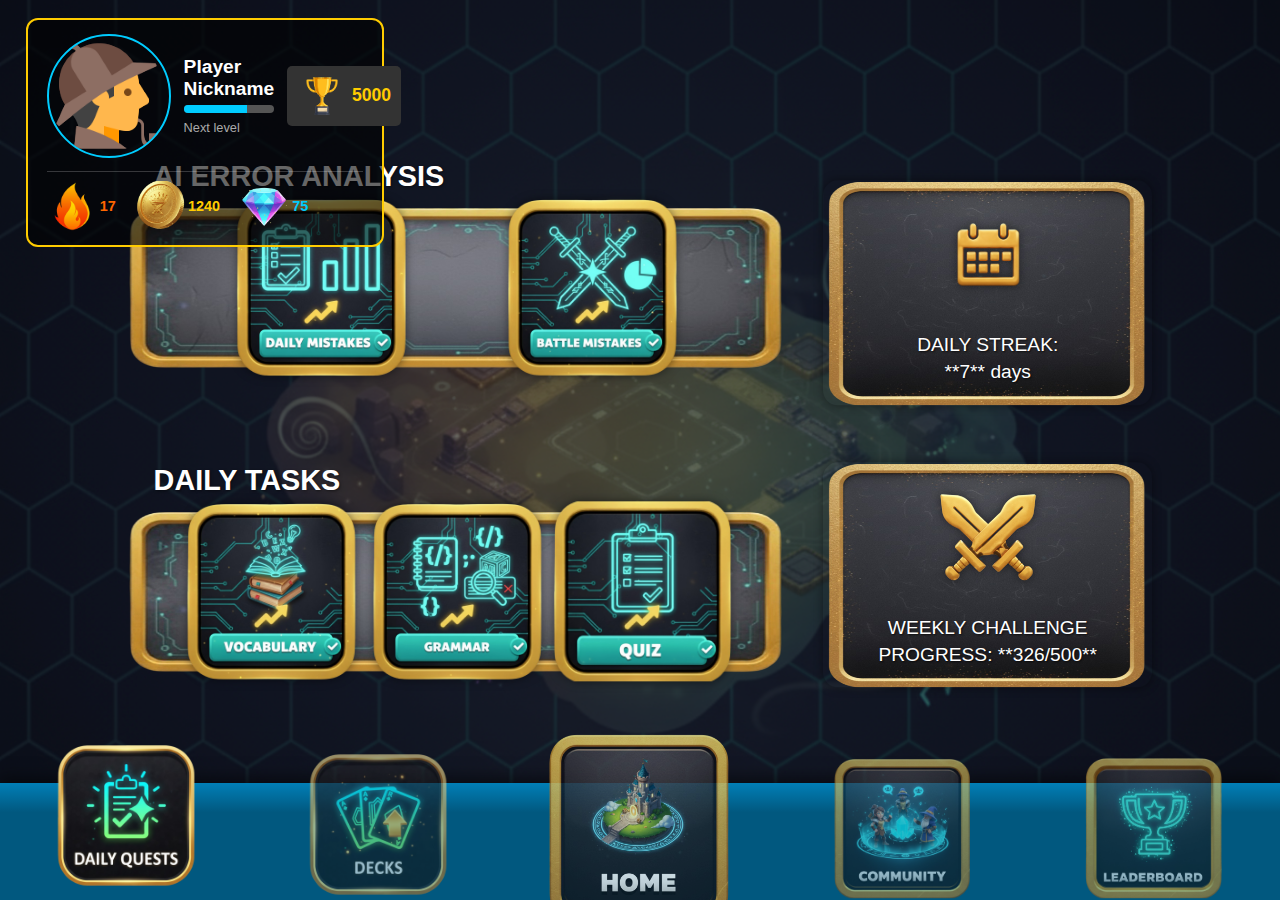
<file: dailyquestpage.html>
<!DOCTYPE html>
<html lang="ru">
<head>
    <meta charset="UTF-8">
    <meta name="viewport" content="width=device-width, initial-scale=1.0">
    <title>Daily Quests - Моя Игра</title>
    <link rel="stylesheet" href="dailyquestpage.css">
</head>
<body>

    <div class="main-container">
        
        <div class="quest-background"></div>
        
        <div class="profile-panel">
            <div class="profile-info">
                <img src="avatar.png" alt="Аватар игрока" class="profile-avatar">
                <div class="profile-details">
                    <span class="nickname">Player Nickname</span>
                    <div class="level-progress-bar">
                        <div class="progress-fill" style="width: 70%;"></div>
                    </div>
                    <span class="level-text">Next level</span>
                </div>
                <div class="trophies-display">
                    <img src="trophy.png" alt="Кубки">
                    <span>5000</span>
                </div>
            </div>
            <div class="currency-bar">
                <div class="currency-item">
                    <img src="fire.png" alt="Стрик">
                    <span>17</span> 
                </div>
                <div class="currency-item">
                    <img src="coin.png" alt="Монеты">
                    <span class="currency-value">1240</span> 
                </div>
                <div class="currency-item">
                    <img src="diamond.png" alt="Алмазы">
                    <span class="currency-value">75</span> 
                </div>
            </div>
        </div>

        <div class="main-content-area">
            
            <div class="section-container section-analysis">
                <h2 class="section-title">AI ERROR ANALYSIS</h2>
                <div class="task-long-cube">
                    <a href="#" class="task-item" data-task-type="Daily Mistakes">
                        <img src="dailymistakes.png" alt="Daily Mistakes" class="task-icon">
                    </a>
                    <a href="#" class="task-item" data-task-type="Battle Mistakes">
                        <img src="battlemistakes.png" alt="Battle Mistakes" class="task-icon">
                    </a>
                </div>
            </div>
            
            <div class="section-container section-tasks">
                <h2 class="section-title">DAILY TASKS</h2>
                <div class="task-long-cube">
                    <a href="#" class="task-item" data-task-type="Vocabulary">
                        <img src="vocabulary.png" alt="Vocabulary" class="task-icon">
                    </a>
                    <a href="#" class="task-item" data-task-type="Grammar">
                        <img src="grammar.png" alt="Grammar" class="task-icon">
                    </a>
                    <a href="#" class="task-item" data-task-type="Quiz">
                        <img src="quiz.png" alt="Quiz" class="task-icon">
                    </a>
                </div>
            </div>
            
            <div class="stats-sidebar">
                <div class="stats-small-cube streak-box">
                    <img src="calendar.png" alt="Daily Streak" class="stats-icon">
                    <span class="stats-text">DAILY STREAK:<br> **7** days</span>
                </div>
                
                <div class="stats-small-cube challenge-box">
                    <img src="sword.png" alt="Weekly Challenge" class="stats-icon challenge-icon">
                    <span class="stats-text">WEEKLY CHALLENGE<br>PROGRESS: **326/500**</span>
                </div>
            </div>

        </div>
        <div id="coinAnimation" class="coin-animation hidden">
            <img src="coin.png" alt="Монета" class="coin-icon">
            <span>+5</span>
        </div>

    </div>

    <footer class="navigation-bar">
        
        <div class="nav-background"></div>
        
        <div class="buttons-container">
            <div class="nav-button active-quest-button">
                <img src="dailyquestbutton.png" alt="Ежедневные задания">
                <span class="nav-button-text">DAILY QUESTS</span>
            </div>
            
            <a href="deckspage.html" class="nav-button">
                <img src="decksbutton.png" alt="Колоды">
                <span class="nav-button-text">DECKS</span>
            </a>
            
            <a href="mainpage.html" class="nav-button home-button">
                <img src="homebutton.png" alt="Главная">
                <span class="nav-button-text">HOME</span>
            </a>
            
            <a href="communitypage.html" class="nav-button">
                <img src="communitybutton.png" alt="Сообщество">
                <span class="nav-button-text">COMMUNITY</span>
            </a>
            
            <a href="leaderboardpage.html" class="nav-button">
                <img src="leaderboardbutton.png" alt="Таблица лидеров">
                <span class="nav-button-text">LEADERBOARD</span>
            </a>
        </div>
    </footer>
    
    <div id="aiTaskModal" class="modal-overlay">
        <div class="modal-content-new"> 
            
            <div class="ai-task-header">
                <h2 id="aiTaskModalTitle">🧠 AI Error Analysis</h2>
                <button class="close-modal-btn" id="closeAiTaskModal">&times;</button>
            </div>
            
            <div class="ai-task-body">
                <p class="ai-level-info">Текущий уровень: A1</p>
                <div id="aiTaskLoader" class="loader-spinner">Загрузка заданий от AI...</div>

                <div id="task-box" class="task-box hidden"> 
                    
                    <div id="ai-task-question-area" class="ai-task-question-area">
                        </div>
                    
                    <div id="ai-task-options-area" class="ai-task-options-area">
                        </div>
                </div>
            </div>
            
            <div class="task-navigation-footer">
                <button id="skipVocabBtn" class="primary-btn skip-vocab-btn hidden">Знаю это слово →</button> 
                <button id="prevTaskBtn" class="nav-btn hidden">← Назад</button>
                <button id="submitAnswerBtn" class="primary-btn hidden">Проверить</button>
                <button id="nextTaskBtn" class="nav-btn hidden">Далее →</button>
                
                <button id="forceEndTestBtn" class="nav-btn finish-btn">Закончить</button>
            </div>
        </div>
    </div>

    <script src="dailyquestpage.js"></script> 
</body>
</html>
</file>
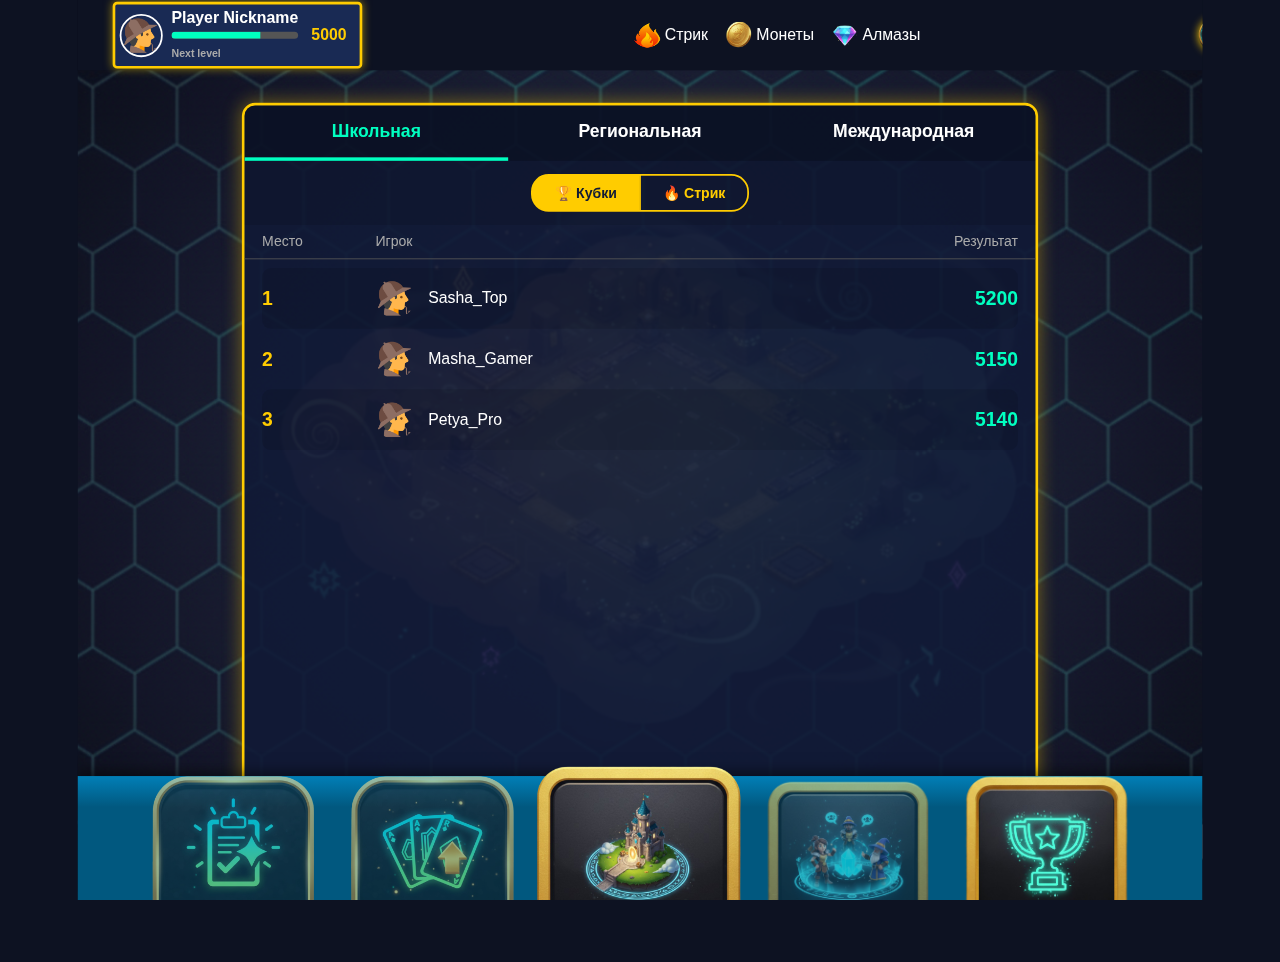
<file: leaderboardpage.html>
<!DOCTYPE html>
<html lang="ru">
<head>
    <meta charset="UTF-8">
    <meta name="viewport" content="width=device-width, initial-scale=1.0">
    <title>Leaderboard Page</title>
    <link rel="stylesheet" href="leaderboardpage.css">
</head>
<body>

    <div class="page-wrapper">
        <div class="main-container">
            
            <header class="top-header">
                <div class="profile-panel">
                    <div class="profile-info">
                        <img src="avatar.png" alt="Аватар" class="profile-avatar">
                        <div class="profile-details">
                            <span class="nickname">Player Nickname</span>
                            <div class="level-progress-bar"><div class="progress-fill" style="width: 70%;"></div></div>
                            <span class="level-text">Next level</span>
                        </div>
                        <div class="trophies-display">
                            <span class="trophy-value">5000</span>
                        </div>
                    </div>
                </div>
                <div class="currency-bar">
                    <div class="currency-item"><img src="fire.png" alt="Стрик"><span>Стрик</span></div>
                    <div class="currency-item"><img src="coin.png" alt="Монеты"><span>Монеты</span></div>
                    <div class="currency-item"><img src="diamond.png" alt="Алмазы"><span>Алмазы</span></div>
                </div>
                <button class="settings-button"><img src="settings.png" alt="Настройки"></button>
            </header>

            <main class="content-area">
                
                <div class="leaderboard-container">
                    
                    <div class="leaderboard-tabs">
                        <button class="tab-button active" data-tab="school">Школьная</button>
                        <button class="tab-button" data-tab="regional">Региональная</button>
                        <button class="tab-button" data-tab="international">Международная</button>
                    </div>

                    <div class="leaderboard-toggle">
                        <button class="toggle-button active" data-type="trophies">🏆 Кубки</button>
                        <button class="toggle-button" data-type="streak">🔥 Стрик</button>
                    </div>

                    <div class="leaderboard-list-header">
                        <span>Место</span>
                        <span>Игрок</span>
                        <span>Результат</span>
                    </div>
                    <div class="leaderboard-list-body" id="leaderboard-list-container">
                        </div>

                    <div class="leaderboard-current-player" id="current-player-display">
                        </div>

                </div>

            </main>
            
            <nav class="navigation-bar">
                <div class="nav-background"></div>
                <div class="buttons-container">
                    
                    <a href="dailyquestpage.html" class="nav-button">
                        <img src="dailyquestbutton.png" alt="Quests">
                        <span class="nav-button-text">DAILY QUESTS</span>
                    </a>
                    
                    <a href="deckspage.html" class="nav-button">
                        <img src="decksbutton.png" alt="Decks">
                        <span class="nav-button-text">DECKS</span>
                    </a>
                    
                    <a href="mainpage.html" class="nav-button home-button">
                        <img src="homebutton.png" alt="Home">
                        <span class="nav-button-text">HOME</span>
                    </a>
                    
                    <a href="communitypage.html" class="nav-button">
                        <img src="communitybutton.png" alt="Community">
                        <span class="nav-button-text">COMMUNITY</span>
                    </a>
                    
                    <a href="#" class="nav-button active">
                        <img src="leaderboardbutton.png" alt="Leaderboard">
                        <span class="nav-button-text">LEADERBOARD</span>
                    </a>
                </div>
            </nav>

        </div>
    </div>
    
    <script src="leaderboardpage.js"></script>
</body>
</html>
</file>
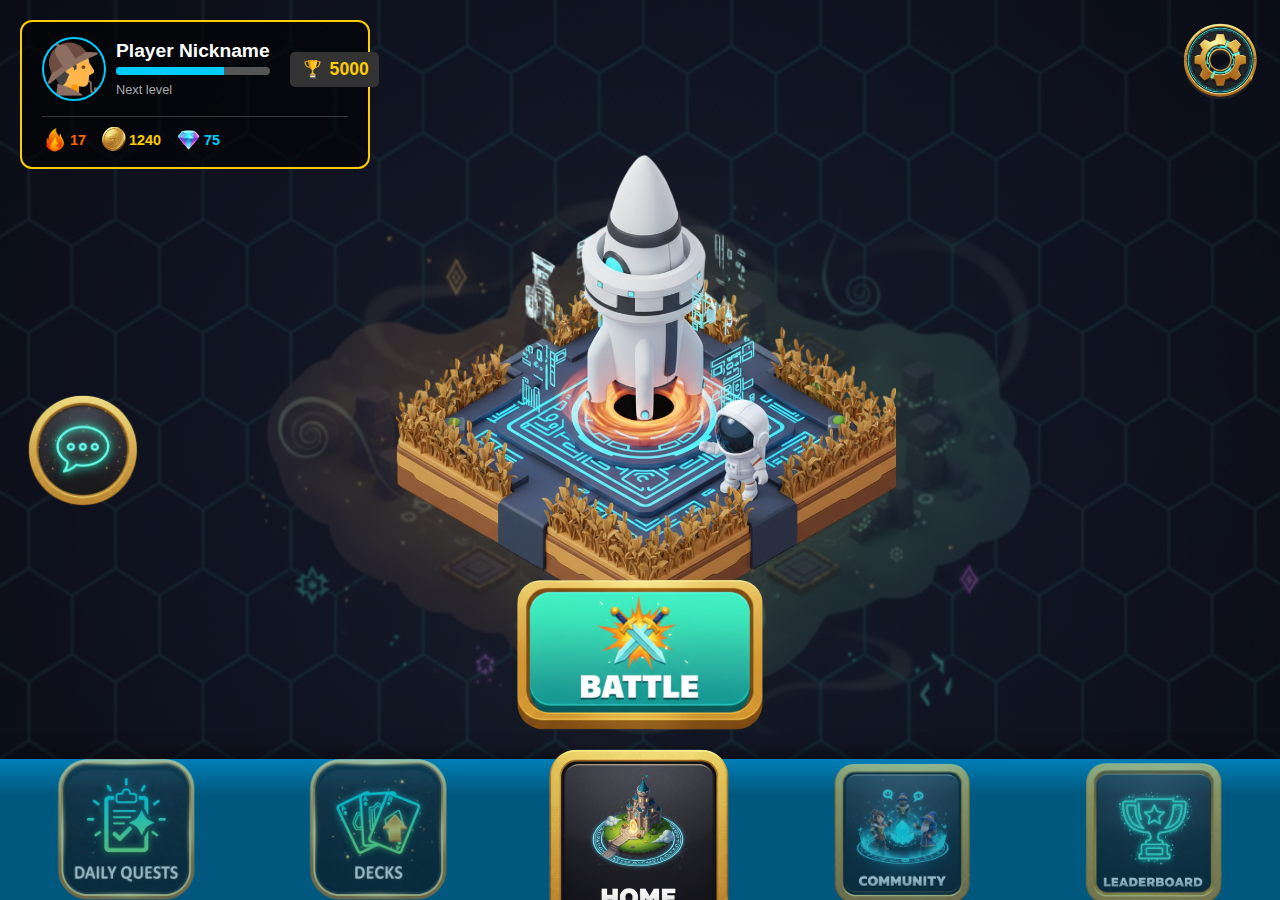
<file: mainpage.html>
<!DOCTYPE html>
<html lang="ru">
<head>
    <meta charset="UTF-8">
    <meta name="viewport" content="width=device-width, initial-scale=1.0">
    <title>Main Page - Моя Игра</title>
    <link rel="stylesheet" href="mainpage.css">
</head>
<body>

    <div class="main-container">
        
        <div class="arena-background"></div>
        
        <div class="profile-panel">
            <div class="profile-info">
                <img src="avatar.png" alt="Аватар игрока" class="profile-avatar">
                <div class="profile-details">
                    <span class="nickname">Player Nickname</span>
                    <div class="level-progress-bar">
                        <div class="progress-fill" style="width: 70%;"></div>
                    </div>
                    <span class="level-text">Next level</span>
                </div>
                <div class="trophies-display">
                    <img src="trophy.png" alt="Кубки">
                    <span>5000</span>
                </div>
            </div>
            <div class="currency-bar">
                <div class="currency-item">
                    <img src="fire.png" alt="Стрик">
                    <span>17</span> 
                </div>
                <div class="currency-item">
                    <img src="coin.png" alt="Монеты">
                    <span class="currency-value">1240</span> 
                </div>
                <div class="currency-item">
                    <img src="diamond.png" alt="Алмазы">
                    <span class="currency-value">75</span> 
                </div>
            </div>
        </div>

        <button class="settings-button open-settings-modal">
            </button>
        
        <a href="communitypage.html" class="chat-button">
            </a>
        
        <a href="#" class="battle-button-link">
            <button class="battle-button">
                </button>
        </a>

        <div class="arena-elements">
            <a href="#" class="arena-spot arena-spot-6" data-arena-id="6">
                <img src="Arena6.png" alt="Арена 6">
            </a>
            
            <a href="#" class="arena-spot arena-spot-1" data-arena-id="1">
                <img src="Arena1.png" alt="Арена 1">
            </a>
            <a href="#" class="arena-spot arena-spot-2" data-arena-id="2">
                <img src="Arena2.png" alt="Арена 2">
            </a>
            <a href="#" class="arena-spot arena-spot-3" data-arena-id="3">
                <img src="Arena3.png" alt="Арена 3">
            </a>
            <a href="#" class="arena-spot arena-spot-4" data-arena-id="4">
                <img src="Arena4.png" alt="Арена 4">
            </a>
            <a href="#" class="arena-spot arena-spot-5" data-arena-id="5">
                <img src="Arena5.png" alt="Арена 5">
            </a>
        </div>
        
    </div>

    <footer class="navigation-bar">
        
        <div class="nav-background"></div>
        
        <div class="buttons-container">
            <a href="dailyquestpage.html" class="nav-button">
                <img src="dailyquestbutton.png" alt="Ежедневные задания">
                <span class="nav-button-text">DAILY QUESTS</span>
            </a>
            <a href="battle.html" class="battle-button-link">
            <button class="battle-button">
                </button>
        </a>
            <a href="deckspage.html" class="nav-button">
                <img src="decksbutton.png" alt="Колоды">
                <span class="nav-button-text">DECKS</span>
            </a>
            <div class="nav-button home-button active-home-button">
                <img src="homebutton.png" alt="Главная">
                <span class="nav-button-text">HOME</span>
            </div>
            <a href="communitypage.html" class="nav-button">
                <img src="communitybutton.png" alt="Сообщество">
                <span class="nav-button-text">COMMUNITY</span>
            </a>
            <a href="leaderboardpage.html" class="nav-button">
                <img src="leaderboardbutton.png" alt="Таблица лидеров">
                <span class="nav-button-text">LEADERBOARD</span>
            </a>
        </div>
    </footer>

    <div id="arenaModal" class="modal-overlay">
        </div>
    
    <div id="settingsModal" class="modal-overlay">
         <div class="modal-content settings-content">
            <button class="close-modal-btn">&times;</button>
            <h2>Настройки Игры</h2>
            <div class="setting-option">Звук: Вкл/Выкл</div>
            <div class="setting-option">Язык: Русский</div>
            <div class="setting-option">Выход из аккаунта</div>
        </div>
    </div>

    <script src="mainpage.js"></script>
</body>
</html>
</file>
<file: dailyquestpage.css>
/* dailyquestpage.css - ФИНАЛЬНАЯ ВЕРСИЯ */

/* ---------------------------------- */
/* 0. ОБЩИЕ СТИЛЫ СТРАНИЦЫ И КОНТЕЙНЕРОВ */
/* ---------------------------------- */
:root {
    --gold-color: #ffcc00;
    --active-neon: #00ccff; /* Используем голубой неон */
}

body {
    margin: 0; padding: 0; width: 100vw; height: 100vh; overflow: hidden; 
    position: relative; background-color: #0d121c; 
    color: #FFF; font-family: 'Arial', sans-serif; font-size: 16px;
}

.main-container {
    width: 100vw; height: 100vh; margin: 0 auto; box-sizing: border-box; 
    position: relative; background-color: transparent; 
}

.quest-background {
    position: absolute; width: 100%; height: 100%; top: 0; left: 0;
    background: url(mainpagebackground.png) center center / cover no-repeat; 
    z-index: 1; opacity: 0.5; filter: brightness(0.8);
}


/* ---------------------------------- */
/* 1. ВЕРХНИЕ ЭЛЕМЕНТЫ ИНТЕРФЕЙСА (ПРОФИЛЬ И ВАЛЮТА) */
/* ---------------------------------- */

.profile-panel {
    position: absolute; top: 2vh; left: 2vw; z-index: 50; 
    background-color: rgba(0, 0, 0, 0.6); border: 2px solid #ffcc00; 
    padding: 1.5vh 1.5vw; border-radius: 12px; display: flex; flex-direction: column; 
    gap: 1.5vh; width: 28vw; max-width: 450px; box-sizing: border-box;
}

.profile-info { display: flex; align-items: center; gap: 1vw; }
.profile-avatar {
    width: 120px; height: 120px; border-radius: 50%; border: 2px solid #00ccff; 
    background: url(avatar.png) center center / cover no-repeat;
}
.profile-details { flex-grow: 1; }
.nickname { font-weight: bold; font-size: 1.2em; color: #fff; }
.level-text { font-size: 0.8em; color: #aaa; }
.level-progress-bar { height: 8px; background-color: #555; border-radius: 4px; margin: 5px 0; overflow: hidden; }
.progress-fill { height: 100%; background-color: #00ccff; }
.trophies-display { 
    display: flex; align-items: center; font-size: 1.1em; font-weight: bold; color: #ffcc00; 
    margin-left: auto; background-color: #333; padding: 5px 10px; border-radius: 5px;
}
.trophies-display img { width: 50px; height: 50px; margin-right: 5px; }
.currency-bar { 
    display: flex; gap: 1.5vw; padding-top: 1vh; font-size: 0.9em; color: #eee; 
    border-top: 1px solid rgba(255, 255, 255, 0.2); justify-content: flex-start; 
}
.currency-item { display: flex; align-items: center; gap: 3px; }
.currency-item img { width: 50px; height: 50px; object-fit: contain; }
.currency-item span { font-weight: bold; color: #fff; }
.currency-item:first-child span { color: #ff6600; } 
.currency-item:nth-child(2) span { color: #ffcc00; } 
.currency-item:nth-child(3) span { color: #00ccff; } 


/* ---------------------------------- */
/* 2. ЦЕНТРАЛЬНЫЙ КОНТЕНТ (БЛОКИ ЗАДАНИЙ) */
/* ---------------------------------- */

.main-content-area {
    position: absolute; top: 50%; left: 50%; z-index: 20; 
    width: 80vw; height: 65vh; max-width: 1200px;
    display: grid; grid-template-columns: 2fr 1fr; grid-template-rows: auto auto; 
    gap: 2.5vh 3vw; transform: translate(-50%, -55%); padding-top: 2vh;
}

.section-container { grid-column: 1 / 2; display: flex; flex-direction: column; align-items: flex-start; }

.section-title {
    font-size: 1.8em; color: #fff; font-weight: bold; margin-bottom: 1.5vh;
    padding-left: 2vw; text-shadow: 1px 1px 3px rgba(0, 0, 0, 0.5);
}

/* БОЛЬШОЙ КУБ (longcube.png) */
.task-long-cube {
    width: 100%; height: 18vh; min-height: 130px; max-height: 180px;
    background: url(longcube.png) center center / 100% 100% no-repeat;
    display: flex; align-items: center; justify-content: space-evenly; 
    padding: 0 3vw; box-sizing: border-box; position: relative; 
}

.task-item {
    display: flex; flex-direction: column; align-items: center; justify-content: center;
    cursor: pointer; text-decoration: none; color: #fff; 
    height: 80%; transition: transform 0.2s;
}
.section-analysis .task-item { width: 40%; } 
.section-tasks .task-item { width: 28%; } 

.task-item:hover { transform: scale(1.05); }

.task-icon {
    width: 140%; height: 140%; max-width: 180px; max-height: 180px; 
    object-fit: contain; margin-bottom: 0; filter: drop-shadow(0 0 5px rgba(0, 0, 0, 0.5));
}

.task-name {
    font-size: 0.9em; font-weight: 600; color: #fff; text-align: center; 
    margin-top: 5px; text-shadow: 1px 1px 2px rgba(0, 0, 0, 0.7);
}


/* СТАТИСТИКА СПРАВА (smallcube.png) */
.stats-sidebar {
    grid-column: 2 / 3; grid-row: 1 / 3; display: flex; flex-direction: column; 
    justify-content: space-evenly; gap: 2.5vh; padding-top: 1vh; 
}

.stats-small-cube {
    width: 100%; height: 25vh; min-height: 150px; max-height: 250px;
    background: url(smallcube.png) center center / 100% 100% no-repeat;
    display: flex; flex-direction: column; justify-content: center; 
    align-items: center; text-align: center; padding: 2vh 1.5vw; 
    box-sizing: border-box; border-radius: 15px; box-shadow: 0 0 10px rgba(0, 0, 0, 0.4);
}

.stats-icon {
    width: 120px; height: 120px; object-fit: contain; margin-bottom: 1.5vh;
    filter: drop-shadow(0 0 5px rgba(0, 0, 0, 0.5));
}

.challenge-icon { width: 140px; height: 140px; margin-top: -1vh; margin-bottom: 1vh; }

.stats-text {
    font-size: 1.2em; color: #fff; line-height: 1.4; font-weight: 500; 
    text-shadow: 1px 1px 2px rgba(0, 0, 0, 0.7);
}


/* ---------------------------------- */
/* 3. НИЖНЯЯ НАВИГАЦИОННАЯ ПАНЕЛЬ */
/* ---------------------------------- */

.navigation-bar { 
    position: fixed; bottom: 0; left: 0; width: 100%; height: 13vh; 
    display: flex; justify-content: center; align-items: flex-end; z-index: 1000; 
    box-shadow: 0 -5px 15px rgba(0, 0, 0, 0.5); 
}

.nav-background { 
    position: absolute; width: 100%; height: 100%; bottom: 0; 
    background: linear-gradient(to top, #01587F 75%, #017FB7 100%); 
}

.buttons-container { 
    position: absolute; bottom: 0; width: 100%; height: 100%; display: flex; 
    justify-content: space-around; align-items: flex-start; padding-top: 1vh; 
}

.nav-button { 
    width: 14vw; max-width: 120px; height: 10vh; max-height: 100px; display: flex; 
    flex-direction: column; align-items: center; justify-content: flex-start; 
    text-decoration: none; color: #fff; font-size: 0.7em; font-weight: 600; 
    z-index: 2; opacity: 0.6; transition: opacity 0.2s, transform 0.2s;
}

.nav-button:hover { opacity: 1; transform: translateY(-5px); }
.nav-button img { 
    width: 160%; height: 160%; max-width: 160px; max-height: 160px; 
    display: block; object-fit: contain; transform: translateY(-20%);
}

.nav-button-text {
    margin-top: 5px; text-align: center; text-shadow: 1px 1px 2px rgba(0,0,0,0.7);
}


.home-button { 
    width: 16vw; max-width: 140px; height: 12vh; max-height: 120px; 
    transform: translateY(-1.5vh); opacity: 0.8;
}
.home-button:hover { opacity: 1; transform: translateY(-2vh); }
.home-button img { 
    width: 180%; height: 180%; max-width: 200px; max-height: 200px; 
    transform: translateY(-20%);
}

.active-quest-button {
    opacity: 1; transform: translateY(-1vh); transition: none; color: #ffcc00; 
}
.active-quest-button:hover { opacity: 1; transform: translateY(-1vh); }

/* ---------------------------------- */
/* 4. СТИЛИ МОДАЛЬНОГО ОКНА ЗАДАНИЙ (AI TASK MODAL) */
/* ---------------------------------- */

.modal-overlay { 
    position: fixed; top: 0; left: 0; width: 100%; height: 100%; 
    background-color: rgba(0, 0, 0, 0.85); display: none; justify-content: center; 
    align-items: center; z-index: 2000; 
}

.modal-content-new { 
    background-color: #222; border: 3px solid #00ccff; border-radius: 15px; 
    padding: 20px; box-shadow: 0 0 30px rgba(0, 204, 255, 0.5); 
    display: flex; flex-direction: column; position: relative; 
    width: 70vw; max-width: 850px; height: 80vh; max-height: 650px; box-sizing: border-box;
}

.ai-task-header {
    display: flex; justify-content: space-between; align-items: center; 
    border-bottom: 2px solid #00ccff; padding-bottom: 15px; margin-bottom: 15px;
}
.ai-task-header h2 { font-size: 2.2em; margin: 0; color: #00ccff; text-shadow: 1px 1px 3px rgba(0,204,255,0.4); }
.close-modal-btn { position: static; font-size: 40px; color: #fff; cursor: pointer; background: none; border: none; line-height: 1; }

.ai-task-body { flex-grow: 1; display: flex; flex-direction: column; padding: 10px 0; overflow-y: auto; scrollbar-width: none; }
.ai-task-body::-webkit-scrollbar { display: none; }

.ai-level-info { font-size: 1.1em; color: #999; margin-bottom: 15px; font-weight: 500; text-align: center; }

/* СТАТИЧНАЯ "КОРОБКА" ДЛЯ ЗАДАНИЯ */
.task-box {
    width: 100%; margin: 0 auto; background-color: #2a2a2a; border-radius: 10px; 
    box-shadow: inset 0 0 10px rgba(0,0,0,0.5); padding: 25px; box-sizing: border-box; 
    flex-grow: 1; display: flex; flex-direction: column;
}

/* Индикатор загрузки */
.loader-spinner {
    text-align: center; padding: 50px; color: #ffcc00; font-size: 1.3em;
    animation: pulse 1.5s infinite alternate; font-weight: bold; /* Added bold */
}
@keyframes pulse { 0% { opacity: 0.6; } 100% { opacity: 1; } }

/* ОБЛАСТЬ ВОПРОСА */
.ai-task-question-area {
    min-height: 120px; text-align: center; font-size: 1.4em; font-weight: 500; line-height: 1.5; 
    color: #fff; margin-bottom: 25px; padding: 15px; background: #333; border-radius: 8px; 
    word-wrap: break-word; word-break: break-word; box-shadow: 0 0 10px rgba(0,0,0,0.3);
}
.ai-task-question-area h4 { font-size: 1.1em; color: #00ccff; margin-top: 0; margin-bottom: 10px; }
.ai-task-question-area .instruction-label { font-weight: bold; color: #ffcc00; font-size: 0.9em; display: block; margin-bottom: 8px; text-align: left; }

/* ОБЛАСТЬ ОТВЕТОВ */
.ai-task-options-area { margin-top: auto; }

.options-container { display: flex; flex-wrap: wrap; gap: 12px; margin-top: 15px; justify-content: center; width: 100%; }

.option-btn {
    background-color: #555; color: #fff; border: 2px solid #555; padding: 12px 25px; 
    border-radius: 10px; cursor: pointer; transition: all 0.2s; font-weight: bold; 
    font-size: 1.1em; flex-grow: 1; flex-basis: 48%; max-width: calc(50% - 6px); box-sizing: border-box;
}

.option-btn:hover:not(:disabled) { background-color: #666; border-color: var(--active-neon); }
.option-btn.selected { background-color: var(--active-neon); border-color: var(--active-neon); color: #000; }
.option-btn.correct { background-color: #4CAF50; border-color: #4CAF50; color: #fff; }
.option-btn.incorrect { background-color: #F44336; border-color: #F44336; color: #fff; }

/* ПОЛЕ ВВОДА */
.answer-input {
    padding: 15px; margin-top: 20px; border: 2px solid #555; border-radius: 10px; 
    background-color: #444; color: #fff; font-size: 1.1em; width: 100%; 
    box-sizing: border-box; text-align: center; min-height: 80px; resize: vertical;
}

/* ---------------------------------- */
/* Футер модального окна (КНОПКИ НАВИГАЦИИ ЗАДАНИЙ) */
/* ---------------------------------- */
.task-navigation-footer {
    display: flex; justify-content: center; align-items: center; gap: 15px; 
    padding-top: 20px; border-top: 2px solid var(--active-neon); margin-top: 20px;
}

.nav-btn, .primary-btn, .skip-vocab-btn, .finish-btn {
    padding: 12px 25px; border-radius: 8px; font-size: 1.1em; cursor: pointer; 
    transition: background-color 0.2s, transform 0.2s, box-shadow 0.2s; 
    font-weight: bold; text-transform: uppercase;
}

.nav-btn { background-color: #444; color: #fff; border: 2px solid #666; }
.nav-btn:hover:not(:disabled) { background-color: #555; transform: translateY(-2px); box-shadow: 0 4px 8px rgba(0,0,0,0.3); }

.primary-btn { background-color: var(--active-neon); color: #000; border: 2px solid var(--active-neon); }
.primary-btn:hover:not(:disabled) { background-color: #33e0ff; transform: translateY(-2px); box-shadow: 0 4px 8px rgba(0,204,255,0.4); }

.skip-vocab-btn { background-color: #ffcc00; color: #000; border: 2px solid #ffcc00; }
.skip-vocab-btn:hover:not(:disabled) { background-color: #ffd633; transform: translateY(-2px); box-shadow: 0 4px 8px rgba(255,204,0,0.4); }

.finish-btn { background-color: #F44336; color: #fff; border: 2px solid #F44336; }
.finish-btn:hover:not(:disabled) { background-color: #e53935; transform: translateY(-2px); box-shadow: 0 4px 8px rgba(244,67,54,0.4); }

.nav-btn:disabled, .primary-btn:disabled, .skip-vocab-btn:disabled { opacity: 0.5; cursor: not-allowed; transform: none; box-shadow: none; }
.hidden { display: none; }

/* ---------------------------------- */
/* СТИЛИ ДЛЯ МОДАЛА РЕЗУЛЬТАТОВ */
/* ---------------------------------- */
.modal-results { width: 500px; max-height: 500px; }
.results-body { padding: 20px 0; text-align: center; }
.final-score { font-size: 1.8em; color: var(--active-neon); font-weight: bold; }
.coins-earned { font-size: 1.4em; color: var(--gold-color); }
.results-summary { max-height: 200px; overflow-y: auto; margin-top: 15px; border-top: 1px solid #444; padding-top: 10px; text-align: left; }
.result-item { font-size: 1em; padding: 5px 0; border-bottom: 1px dotted #333; }
.result-item.correct { color: #4CAF50; }
.result-item.incorrect { color: #F44336; }
</file>
<file: leaderboardpage.css>
/* --- 0. ОСНОВНОЙ ШАБЛОН (Общие стили) --- */
:root {
    --base-width: 1440px;
    --base-height: 1024px;
    --header-height: 80px;
    --bg-color: #0d1222;
    --gold-color: #ffcc00;
    --active-neon: #00ffc0;
    --accent-blue: #1770b6;
    --dark-panel: #111a36;
    --text-color: #e0e0e0;
}

html, body {
    margin: 0; padding: 0;
    width: 100vw; height: 100vh;
    overflow: hidden; 
    background-color: var(--bg-color); 
    display: flex; justify-content: center; align-items: center;
    font-family: Arial, sans-serif;
    color: white;
}

.page-wrapper {
    --scale-factor: min(100vh / var(--base-height), 100vw / var(--base-width));
    transform: scale(var(--scale-factor));
    transform-origin: center center;
    width: var(--base-width);
    height: var(--base-height);
    position: relative;
    overflow: hidden;
}

.main-container {
    width: 100%; height: 100%;
    background: var(--bg-color) url('mainpagebackground.png') no-repeat center center / cover;
    position: relative;
    overflow: hidden; 
    padding-top: var(--header-height);
    padding-bottom: 0; 
    box-sizing: border-box;
}

/* 1. ВЕРХНЯЯ ПАНЕЛЬ (HEADER) */
.top-header {
    position: fixed; top: 0; width: 100%; height: var(--header-height);
    background-color: #0d1222; display: flex; justify-content: space-between;
    align-items: center; padding: 0 40px; z-index: 200;
}
.profile-panel {
    display: flex; align-items: center; background: #192a54; 
    padding: 5px 15px 5px 5px; border-radius: 5px; border: 3px solid var(--gold-color);
    box-shadow: 0 0 10px rgba(255, 215, 0, 0.5); font-size: 18px; font-weight: bold;
}
.profile-info { display: flex; align-items: center; }
.profile-avatar { width: 45px; height: 45px; border-radius: 50%; margin-right: 10px; border: 2px solid #fff; }
.profile-details { flex-grow: 1; }
.level-progress-bar { height: 8px; background-color: #555; border-radius: 4px; margin: 5px 0; overflow: hidden; }
.progress-fill { height: 100%; background-color: var(--active-neon); }
.level-text { font-size: 12px; color: #aaa; }
.trophies-display { color: var(--gold-color); margin-left: 15px; }
.currency-bar { display: flex; align-items: center; gap: 20px; }
.currency-item { display: flex; align-items: center; font-size: 18px; font-weight: 500; }
.currency-item img { width: 30px; height: 30px; margin-right: 5px; }
.settings-button { background: none; border: none; cursor: pointer; }
.settings-button img { width: 40px; height: 40px; filter: drop-shadow(0 0 5px var(--gold-color)); }


/* ---------------------------------- */
/* 2. СТИЛИ ДЛЯ LEADERBOARD */
/* ---------------------------------- */
.content-area {
    width: 100%;
    height: 100%; 
    display: flex;
    justify-content: center;
    align-items: center;
    padding: 40px;
    box-sizing: border-box;
}

.leaderboard-container {
    width: 90%;
    max-width: 900px;
    height: 100%;
    background: rgba(17, 26, 54, 0.9);
    border: 3px solid var(--gold-color);
    border-radius: 15px;
    box-shadow: 0 0 20px rgba(255, 204, 0, 0.4);
    display: flex;
    flex-direction: column;
    overflow: hidden; 
}

/* Вкладки */
.leaderboard-tabs {
    display: flex;
    background-color: rgba(0, 0, 0, 0.3);
}
.tab-button {
    flex: 1;
    padding: 18px;
    font-size: 20px;
    font-weight: 700;
    color: white;
    background: transparent;
    border: none;
    border-bottom: 4px solid transparent;
    cursor: pointer;
    transition: background-color 0.2s, border-color 0.2s;
}
.tab-button:hover {
    background-color: rgba(255, 255, 255, 0.1);
}
.tab-button.active {
    color: var(--active-neon);
    border-bottom-color: var(--active-neon);
}

/* Переключатель */
.leaderboard-toggle {
    display: flex;
    justify-content: center;
    padding: 15px;
    background-color: rgba(0, 0, 0, 0.1);
}
.toggle-button {
    padding: 10px 25px;
    font-size: 16px;
    font-weight: 700;
    border: 2px solid var(--gold-color);
    background: transparent;
    color: var(--gold-color);
    cursor: pointer;
}
.toggle-button:first-child {
    border-radius: 20px 0 0 20px;
    border-right: 1px solid var(--gold-color);
}
.toggle-button:last-child {
    border-radius: 0 20px 20px 0;
    border-left: 1px solid var(--gold-color);
}
.toggle-button.active {
    background: var(--gold-color);
    color: var(--dark-panel);
}

/* Заголовок списка */
.leaderboard-list-header {
    display: flex;
    justify-content: space-between;
    color: #aaa;
    font-size: 16px;
    border-bottom: 1px solid #555;
    padding: 10px 20px;
}
.leaderboard-list-header span:nth-child(1) { width: 15%; } 
.leaderboard-list-header span:nth-child(2) { width: 55%; } 
.leaderboard-list-header span:nth-child(3) { width: 30%; text-align: right; } 

/* Контейнер списка */
.leaderboard-list-body {
    flex-grow: 1; 
    overflow-y: auto;
    padding: 10px 20px;
}

/* Строка в списке */
.leaderboard-item {
    display: flex;
    align-items: center;
    justify-content: space-between;
    padding: 12px 0px; 
    border-radius: 10px;
    transition: background-color 0.2s;
}
.leaderboard-item:nth-child(odd) {
    background-color: rgba(0, 0, 0, 0.1);
}
.leaderboard-item:hover {
    background-color: rgba(255, 255, 255, 0.05);
}

.leaderboard-item .rank {
    width: 15%;
    font-size: 22px;
    font-weight: 700;
    color: var(--gold-color);
}
.leaderboard-item .player-info {
    width: 55%;
    display: flex;
    align-items: center;
    gap: 15px;
}
.leaderboard-item .avatar {
    width: 45px;
    height: 45px;
    border-radius: 50%;
}
.leaderboard-item .name {
    font-size: 18px;
    font-weight: 500;
}
.leaderboard-item .value {
    width: 30%;
    font-size: 22px;
    font-weight: 700;
    text-align: right;
    color: var(--active-neon);
}
.leaderboard-item .value.streak {
    color: #ff9a00;
}

/* Строка текущего игрока */
.leaderboard-current-player { 
    padding: 10px 20px;
    border-top: 1px solid #555;
}
/* Выделяем текущего игрока */
.leaderboard-item.current-player {
    background-color: rgba(0, 255, 192, 0.15);
    border: 2px solid var(--active-neon);
    box-shadow: 0 0 10px rgba(0, 255, 192, 0.5);
    padding: 10px 0px; 
}


/* ---------------------------------- */
/* 3. ЕДИНАЯ НИЖНЯЯ НАВИГАЦИЯ (РАСТЯНУТАЯ) */
/* ---------------------------------- */

.navigation-bar { 
    position: fixed; 
    bottom: 0; 
    left: 0; 
    width: 100%; 
    height: 15.7vh; 
    min-height: 90px; 
    display: flex; 
    justify-content: center; 
    align-items: flex-end; 
    z-index: 1000; 
    box-shadow: 0 -5px 15px rgba(0, 0, 0, 0.5); 
    pointer-events: auto;
}

.nav-background { 
    position: absolute; 
    width: 100%; 
    height: 100%; 
    bottom: 0; 
    background: linear-gradient(to top, #01587F 75%, #017FB7 100%);
}

.buttons-container { 
    position: absolute; 
    bottom: 0; 
    width: 90%; 
    max-width: 1200px; 
    height: 100%; 
    display: flex; 
    justify-content: space-around; 
    align-items: flex-start; 
    padding-top: 1vh; 
    left: 50%; 
    transform: translateX(-50%); 
}

.nav-button { 
    flex-basis: 18%; 
    max-width: 180px; 
    height: 12vh; 
    max-height: 120px;
    display: flex; 
    flex-direction: column;
    align-items: center;
    justify-content: flex-start; 
    text-decoration: none; 
    color: #fff;
    font-size: 0.8em; 
    font-weight: 600;
    z-index: 2; 
    opacity: 0.6; 
    transition: opacity 0.2s, transform 0.2s;
    white-space: nowrap; 
}

.nav-button:hover {
    opacity: 1;
    transform: translateY(-5px); 
}

.nav-button img { 
    width: 180%; 
    height: 180%; 
    display: block; 
    object-fit: contain; 
}

.nav-button-text {
    margin-top: 8px; 
    text-align: center;
    text-shadow: 1px 1px 2px rgba(0,0,0,0.7);
}


.home-button { 
    flex-basis: 22%; 
    max-width: 200px; 
    height: 14vh;
    max-height: 140px;
    transform: translateY(-1.8vh); 
    opacity: 1; 
}
.home-button:hover {
    opacity: 1;
    transform: translateY(-2.3vh); 
}
.home-button img {
    width: 200%;
    height: 200%;
}

.active-home-button {
    opacity: 1; 
    transform: translateY(-1.8vh); 
    transition: none; 
    color: #ffcc00; 
}
.active-home-button:hover {
    opacity: 1; 
    transform: translateY(-2.3vh); 
}

.nav-button.active {
    opacity: 1; 
    transform: translateY(-5px); 
    color: #ffcc00; 
}
</file>
<file: mainpage.css>
/* mainpage.css - ИСПРАВЛЕННАЯ ВЕРСЯ (BATTLE x2, ОПУЩЕН НИЖЕ) */

/* ---------------------------------- */
/* ОБЩИЕ СТИЛЫ СТРАНИЦЫ И КОНТЕЙНЕРОВ */
/* ---------------------------------- */
body {
    margin: 0;
    padding: 0;
    width: 100vw; 
    height: 100vh; 
    overflow: hidden; 
    position: relative; 
    background-color: #0d121c; 
    color: #FFF; 
    font-family: 'Arial', sans-serif;
    font-size: 16px;
}

.main-container {
    width: 100vw;
    height: 100vh;
    margin: 0 auto;
    box-sizing: border-box;
    position: relative; 
    background-color: transparent; 
}

/* ---------------------------------- */
/* ФОН АРЕНЫ (Главная страница) */
/* ---------------------------------- */
.arena-background {
    position: absolute; 
    width: 100%; 
    height: 100%; 
    top: 0;
    left: 0;
    background: url(mainpagebackground.png) center center / cover no-repeat; 
    z-index: 1; 
    opacity: 0.5; 
    filter: brightness(0.8);
}


/* ---------------------------------- */
/* ВЕРХНИЕ ЭЛЕМЕНТЫ ИНТЕРФЕЙСА (ПРОФИЛЬ И ВАЛЮТА) */
/* ---------------------------------- */

.profile-panel {
    position: absolute;
    top: 20px; 
    left: 20px; 
    z-index: 50;  
    background-color: rgba(0, 0, 0, 0.6);
    border: 2px solid #ffcc00; 
    padding: 15px 20px; 
    border-radius: 12px;
    display: flex;
    flex-direction: column;
    gap: 15px; 
    width: 350px; 
    box-sizing: border-box;
    pointer-events: auto; 
}

.profile-info { 
    display: flex; 
    align-items: center; 
    gap: 10px; 
}

.profile-avatar {
    width: 60px; 
    height: 60px;
    border-radius: 50%;
    border: 2px solid #00ccff; 
    background: url(avatar.png) center center / cover no-repeat; 
    flex-shrink: 0; 
}
.profile-details { flex-grow: 1; margin-right: 10px;}
.nickname { 
    font-weight: bold; 
    font-size: 1.2em; 
    color: #fff;
    white-space: nowrap; 
}
.level-text { font-size: 0.8em; color: #aaa; }
.level-progress-bar { 
    height: 8px; 
    background-color: #555; 
    border-radius: 4px; 
    margin: 5px 0; 
    overflow: hidden; 
}
.progress-fill { 
    height: 100%; 
    background-color: #00ccff; 
}

.trophies-display { 
    display: flex; 
    align-items: center; 
    font-size: 1.1em; 
    font-weight: bold; 
    color: #ffcc00; 
    margin-left: auto; 
    background-color: #333; 
    padding: 5px 10px;
    border-radius: 5px;
    white-space: nowrap; 
}
.trophies-display img { 
    width: 25px; 
    height: 25px; 
    margin-right: 5px; 
    flex-shrink: 0;
}

.currency-bar { 
    display: flex; 
    gap: 15px;
    padding-top: 10px; 
    font-size: 0.9em; 
    color: #eee; 
    border-top: 1px solid rgba(255, 255, 255, 0.2);
    justify-content: flex-start; 
}
.currency-item { 
    display: flex; 
    align-items: center; 
    gap: 3px;
    white-space: nowrap;
}
.currency-item img { 
    width: 25px; 
    height: 25px; 
    object-fit: contain;
    flex-shrink: 0;
}
.currency-item span { 
    font-weight: bold; 
    color: #fff; 
}
.currency-item:first-child span { color: #ff6600; }
.currency-item:nth-child(2) span { color: #ffcc00; }
.currency-item:nth-child(3) span { color: #00ccff; }


/* ---------------------------------- */
/* КНОПКИ (НАСТРОЙКИ, ЧАТ, BATTLE) */
/* ---------------------------------- */

.settings-button {
    position: absolute;
    top: 20px;
    right: 20px;
    z-index: 50;
    width: 80px; 
    height: 80px; 
    cursor: pointer;
    background: url(settings.png) center center / contain no-repeat; 
    border: none;
    background-color: transparent;
    pointer-events: auto;
    transition: transform 0.2s;
}
.settings-button:hover {
    transform: scale(1.1);
}

.chat-button {
    position: absolute;
    top: 50%; 
    left: 20px;
    z-index: 50;
    width: 120px; 
    height: 120px; 
    cursor: pointer;
    background: url(chat.png) center center / contain no-repeat; 
    border: none;
    background-color: transparent;
    border-radius: 50%;
    transform: translateY(-50%);
    pointer-events: auto;
    display: flex;
    justify-content: center;
    align-items: center;
    transition: transform 0.2s;
}
.chat-button:hover {
    transform: translateY(-50%) scale(1.1);
}

.battle-button-link {
    position: absolute;
    z-index: 50;
    left: 50%;
    /* ИЗМЕНЕНО: Опущено (18vh + 10vh = 28vh от низа) */
    bottom: 10vh; 
    transform: translateX(-50%);
    /* ИЗМЕНЕНО: Увеличено (было 300x120) */
    width: 600px; 
    height: 240px; 
    pointer-events: auto;
}

.battle-button {
    width: 100%;
    height: 70%;
    background: url(battlebutton.png) center center / contain no-repeat; 
    border: none;
    cursor: pointer;
    padding: 0;
    transition: transform 0.1s;
}
.battle-button:hover {
    transform: scale(1.04);
}


/* ---------------------------------- */
/* КОНТЕЙНЕР ДЛЯ АРЕН (РАКЕТА) */
/* ---------------------------------- */
.arena-elements {
    position: absolute; 
    width: 100%; 
    height: 100%; 
    top: 0;
    left: 0;
    z-index: 10; 
    display: flex;
    justify-content: center;
    align-items: center;
    pointer-events: none; 
}

/* ИЗМЕНЕНИЕ: ВНЕДРЕН ТВОЙ ИДЕАЛЬНЫЙ КОД */
.arena-spot {
    position: absolute; 
    top: 43%; 
    left: 50.5%;
    transform: translate(-50%, -50%);
    width: 500px; 
    height: 500px;
    cursor: pointer;
    text-decoration: none; 
    display: flex;
    justify-content: center;
    align-items: center;
    transition: transform 0.2s;
    pointer-events: auto; 
    
    /* Скрываем все арены по умолчанию, чтобы убрать "мелькание" */
    display: none;
}

/* Показываем только ту арену, которую JS отметил как активную */
.arena-spot.single-arena-active {
    display: flex;
}

.arena-spot:hover {
    transform: translate(-50%, -50%) scale(1.02);
}

.arena-spot img {
    max-width: 100%;
    max-height: 100%;
    object-fit: contain;
}

.hidden-arena {
    display: none !important; 
}


/* ---------------------------------- */
/* НИЖНЯЯ НАВИГАЦИОННАЯ ПАНЕЛЬ (КАК В QUESTPAGE) */
/* ---------------------------------- */

.navigation-bar { 
    position: fixed; 
    bottom: 0; 
    left: 0; 
    width: 100%; 
    height: 15.7vh; 
    min-height: 90px; 
    display: flex; 
    justify-content: center; 
    align-items: flex-end; 
    z-index: 1000; 
    box-shadow: 0 -5px 15px rgba(0, 0, 0, 0.5); 
    pointer-events: auto;
}

.nav-background { 
    position: absolute; 
    width: 100%; 
    height: 100%; 
    bottom: 0; 
    background: linear-gradient(to top, #01587F 75%, #017FB7 100%);
}

.buttons-container { 
    position: absolute; 
    bottom: 0; 
    width: 100%; 
    height: 100%; 
    display: flex; 
    justify-content: space-around; 
    align-items: flex-start; 
    padding-top: 1vh; 
}

.nav-button { 
    width: 14vw; 
    max-width: 120px;
    height: 10vh; 
    max-height: 100px;
    display: flex; 
    flex-direction: column;
    align-items: center;
    justify-content: flex-start; 
    text-decoration: none; 
    color: #fff;
    font-size: 0.7em;
    font-weight: 600;
    z-index: 2; 
    opacity: 0.6; 
    transition: opacity 0.2s, transform 0.2s;
    white-space: nowrap; 
}

.nav-button:hover {
    opacity: 1;
    transform: translateY(-5px); 
}

.nav-button img { 
    /* ИЗМЕНЕНО: Увеличение иконки в 2 раза */
    width: 160%; 
    height: 160%; 
    display: block; 
    object-fit: contain; 
}

.nav-button-text {
    margin-top: 5px; 
    text-align: center;
    text-shadow: 1px 1px 2px rgba(0,0,0,0.7);
}


.home-button { 
    width: 16vw; 
    max-width: 140px;
    height: 12vh;
    max-height: 120px;
    transform: translateY(-1.5vh); 
    opacity: 1; 
}
.home-button:hover {
    opacity: 1;
    transform: translateY(-2vh); 
}
/* ИЗМЕНЕНО: Увеличение иконки HOME */
.home-button img {
    width: 180%;
    height: 180%;
}

.active-home-button {
    opacity: 1; 
    transform: translateY(-1.5vh); 
    transition: none; 
    color: #ffcc00; 
}
.active-home-button:hover {
    opacity: 1; 
    transform: translateY(-2vh); 
}


/* ---------------------------------- */
/* МОДАЛЬНЫЕ ОКНА (ДЛЯ НАСТРОЕК) */
/* ---------------------------------- */

.modal-overlay { 
    position: fixed; 
    top: 0; 
    left: 0; 
    width: 100%; 
    height: 100%; 
    background-color: rgba(0, 0, 0, 0.85);
    display: none; 
    justify-content: center; 
    align-items: center; 
    z-index: 2000; 
    pointer-events: auto;
}

.modal-content { 
    background-color: #222; 
    border: 3px solid #00ccff; 
    border-radius: 15px; 
    padding: 25px;
    box-shadow: 0 0 30px rgba(0, 204, 255, 0.5); 
    display: flex; 
    flex-direction: column; 
    position: relative; 
    width: 500px; 
    height: 400px; 
    box-sizing: border-box;
}

.close-modal-btn { 
    position: absolute; 
    top: 15px; 
    right: 20px; 
    font-size: 35px;
    color: #fff; 
    cursor: pointer; 
    background: none; 
    border: none; 
    line-height: 1;
}

.settings-content h2 {
    text-align: center;
    color: #00ccff;
    margin-top: 0;
}

.setting-option { 
    padding: 15px; 
    border-bottom: 1px solid #444; 
    cursor: pointer; 
    font-size: 1.2em;
    transition: background-color 0.2s;
}
.setting-option:hover {
    background-color: #333;
}
</file>
